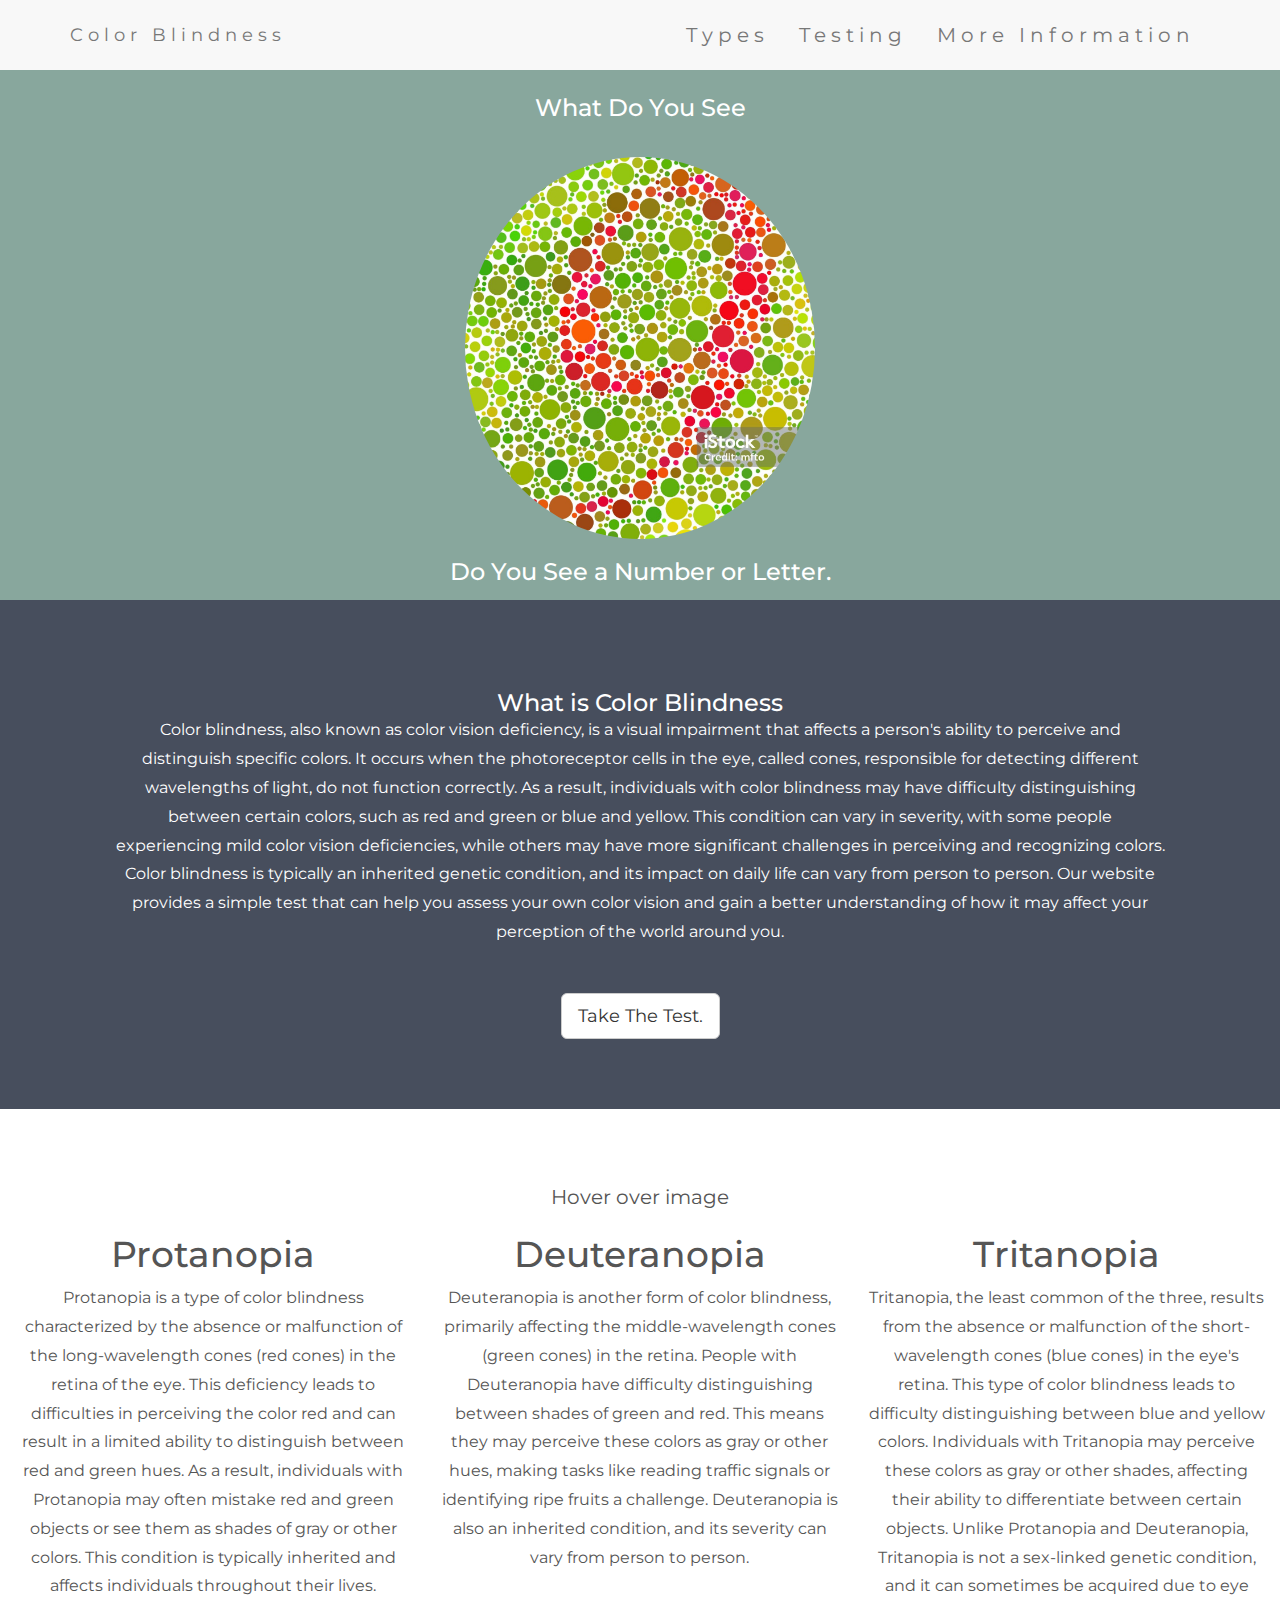
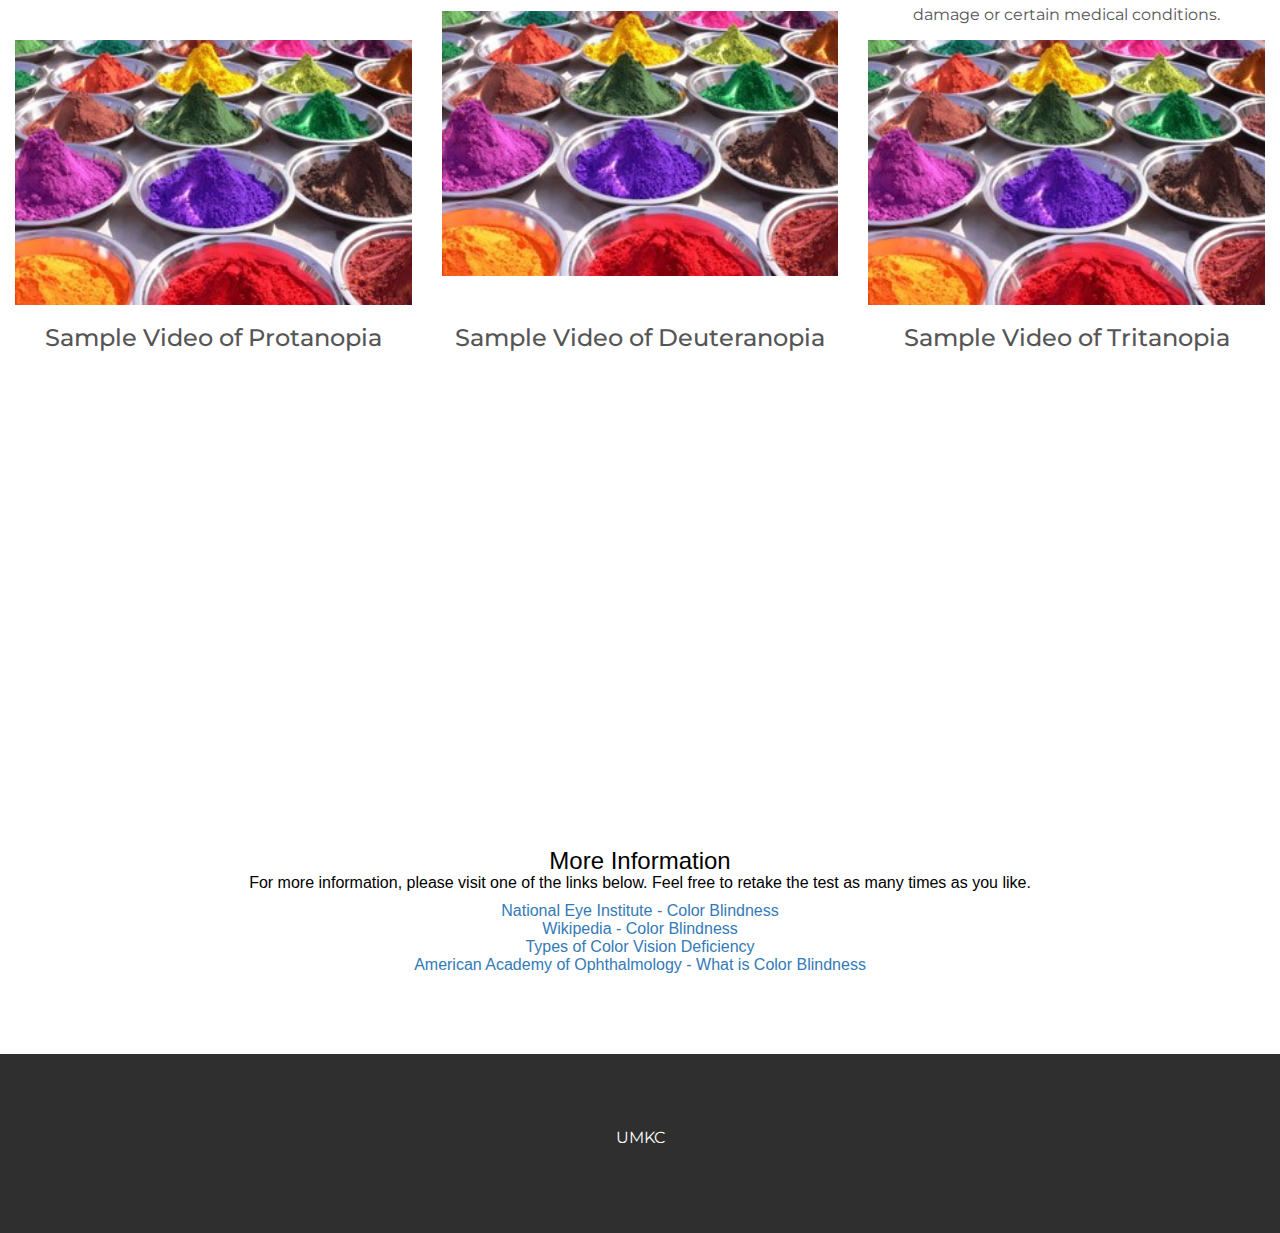
<file: index.html>
<!DOCTYPE html>
<html lang="en">
  <head>
    <title>Color Blindness</title>
    <meta charset="utf-8" />
    <meta name="viewport" content="width=device-width, initial-scale=1" />
    <link
      rel="stylesheet"
      href="https://maxcdn.bootstrapcdn.com/bootstrap/3.4.1/css/bootstrap.min.css"
    />
    <link
      href="https://fonts.googleapis.com/css?family=Montserrat"
      rel="stylesheet"
    />
    <link rel="stylesheet" href="styles.css" />
    <script src="https://ajax.googleapis.com/ajax/libs/jquery/3.6.4/jquery.min.js"></script>
    <script src="https://maxcdn.bootstrapcdn.com/bootstrap/3.4.1/js/bootstrap.min.js"></script>
    <script src="https://www.youtube.com/iframe_api"></script>
    <script src="youTube.js"></script>
  </head>

  <body>
    <!-- Navbar -->
    <nav class="navbar navbar-default">
      <div class="container">
        <div class="navbar-header">
          <button
            type="button"
            class="navbar-toggle"
            data-toggle="collapse"
            data-target="#myNavbar"
          >
            <span class="icon-bar"></span>
            <span class="icon-bar"></span>
            <span class="icon-bar"></span>
          </button>
          <a class="navbar-brand" href="#">Color Blindness</a>
        </div>
        <div class="collapse navbar-collapse" id="myNavbar">
          <ul class="nav navbar-nav navbar-right">
            <li><a href="#third-container">Types</a></li>
            <li><a href="#second-container">Testing</a></li>
            <li><a href="#fifth-container">More Information</a></li>
          </ul>
        </div>
      </div>
    </nav>

    <!-- First Container -->
    <div class="container-fluid bg-1 text-center" id="first-container">
      <h3 class="margin">What Do You See</h3> <br>
      <img
        src="./test_images/img1.jpg"
        class="img-responsive img-circle margin"
        style="display: inline"
        width="350"
        height="350"
      />
      <h3>Do You See a Number or Letter.</h3>
    </div>

    <!-- Second Container -->
    <div class="container-fluid bg-2 text-center" id="second-container">
      <h3 class="margin">What is Color Blindness</h3>
      <p>
        Color blindness, also known as color vision deficiency, is a visual impairment that affects a person's ability to perceive and distinguish specific colors. It occurs when the photoreceptor cells in the eye, called cones, responsible for detecting different wavelengths of light, do not function correctly. As a result, individuals with color blindness may have difficulty distinguishing between certain colors, such as red and green or blue and yellow. This condition can vary in severity, with some people experiencing mild color vision deficiencies, while others may have more significant challenges in perceiving and recognizing colors. Color blindness is typically an inherited genetic condition, and its impact on daily life can vary from person to person. Our website provides a simple test that can help you assess your own color vision and gain a better understanding of how it may affect your perception of the world around you.
      </p><br>
      <a href="test.html" target="_self" class="btn btn-default btn-lg">
        <span class="test"></span> Take The Test.
      </a>
    </div>

    <!-- Third Container (Grid) -->
    <div class="container-fluid bg-3 text-center" id="third-container">
      Hover over image <br>
      <div class="row">
        <div class="col-sm-4">
          <h1>Protanopia</h1>
          <p>
            Protanopia is a type of color blindness characterized by the absence or malfunction of the long-wavelength cones (red cones) in the retina of the eye. This deficiency leads to difficulties in perceiving the color red and can result in a limited ability to distinguish between red and green hues. As a result, individuals with Protanopia may often mistake red and green objects or see them as shades of gray or other colors. This condition is typically inherited and affects individuals throughout their lives. <br><br>
          </p>

          <div class="image-container">
            <img
              src="./test_images/normalImg.jpg"
              class="img-responsive margin"
              style="width: 100%"
              alt="Image"
            />
            <div
              class="image-overlay"
              style="background-image: url('./test_images/Protanopia.jpg')"
            ></div>
          </div>
        </div>

        <div class="col-sm-4">
          <h1>Deuteranopia</h1>
          <p>
            Deuteranopia is another form of color blindness, primarily affecting the middle-wavelength cones (green cones) in the retina. People with Deuteranopia have difficulty distinguishing between shades of green and red. This means they may perceive these colors as gray or other hues, making tasks like reading traffic signals or identifying ripe fruits a challenge. Deuteranopia is also an inherited condition, and its severity can vary from person to person. <br> <br>
          </p>
          <div class="image-container">
            <img
              src="./test_images/normalImg.jpg"
              class="img-responsive margin"
              style="width: 100%"
              alt="Image"
            />
            <div
              class="image-overlay"
              style="background-image: url('./test_images/Deuteranopia.jpg')"
            ></div>
          </div>
        </div>

        <div class="col-sm-4">
          <h1>Tritanopia</h1>
          <p>
            Tritanopia, the least common of the three, results from the absence or malfunction of the short-wavelength cones (blue cones) in the eye's retina. This type of color blindness leads to difficulty distinguishing between blue and yellow colors. Individuals with Tritanopia may perceive these colors as gray or other shades, affecting their ability to differentiate between certain objects. Unlike Protanopia and Deuteranopia, Tritanopia is not a sex-linked genetic condition, and it can sometimes be acquired due to eye damage or certain medical conditions. <br>
          </p>
          <div class="image-container">
            <img
              src="./test_images/normalImg.jpg"
              class="img-responsive margin"
              style="width: 100%"
              alt="Image"
            />
            <div
              class="image-overlay"
              style="background-image: url('./test_images/Tritanopia.jpg')"
            ></div>
          </div>
      </div>
    </div>

      <!-- Add this code below to play three YouTube videos in the third container -->
      <div class="row">
        <div class="col-sm-4 offset-sm-4">
          <h3>Sample Video of Protanopia</h3>
          <iframe
            width="100%"
            height="315"
            src="https://www.youtube.com/embed/KcB_NhUNP0I"
            frameborder="0"
            allowfullscreen
          ></iframe>
        </div>

        <div class="col-sm-4">
          <h3>Sample Video of Deuteranopia</h3>
          <iframe
            width="100%"
            height="315"
            src="https://www.youtube.com/embed/-UNQxXfY2AI"
            frameborder="0"
            allowfullscreen
          ></iframe>
        </div>

        <div class="col-sm-4">
          <h3>Sample Video of Tritanopia</h3>
          <iframe
            width="100%"
            height="315"
            src="https://www.youtube.com/embed/ZW2NVBvI9TA"
            frameborder="0"
            allowfullscreen
          ></iframe>
        </div>
      </div>
    </div>
    <!-- FithContainer -->
    <div class="container-fluid bg-5 text-center" id="fifth-container">
      <h3 class="margin">More Information</h3>
      <p>
        For more information, please visit one of the links below. Feel free to
        retake the test as many times as you like.
      </p>

      <p>
        <a
          href="https://www.nei.nih.gov/learn-about-eye-health/eye-conditions-and-diseases/color-blindness#:~:text=What%20is%20color%20blindness%3F,vision%20deficiency%20runs%20in%20families"
          target="_blank"
          >National Eye Institute - Color Blindness</a
        ><br />
        <a href="https://en.wikipedia.org/wiki/Color_blindness" target="_blank"
          >Wikipedia - Color Blindness</a
        ><br />
        <a
          href="https://www.nei.nih.gov/learn-about-eye-health/eye-conditions-and-diseases/color-blindness/types-color-vision-deficiency"
          target="_blank"
          >Types of Color Vision Deficiency</a
        ><br />
        <a
          href="https://www.aao.org/eye-health/diseases/what-is-color-blindness"
          target="_blank"
          >American Academy of Ophthalmology - What is Color Blindness</a
        >
      </p>
    </div>

    <!-- Footer --><!-- Fourth Container -->
    <footer class="container-fluid bg-4 text-center">
      <p>UMKC</p>
    </footer>
  </body>
</html><!DOCTYPE html>
<html lang="en">
  <head>
    <title>Color Blindness</title>
    <meta charset="utf-8" />
    <meta name="viewport" content="width=device-width, initial-scale=1" />
    <link
      rel="stylesheet"
      href="https://maxcdn.bootstrapcdn.com/bootstrap/3.4.1/css/bootstrap.min.css"
    />
    <link
      href="https://fonts.googleapis.com/css?family=Montserrat"
      rel="stylesheet"
    />
    <link rel="stylesheet" href="styles.css" />
    <script src="https://ajax.googleapis.com/ajax/libs/jquery/3.6.4/jquery.min.js"></script>
    <script src="https://maxcdn.bootstrapcdn.com/bootstrap/3.4.1/js/bootstrap.min.js"></script>
    <script src="https://www.youtube.com/iframe_api"></script>
    <script src="youTube.js"></script>
  </head>
  </body>
</html>
</file>
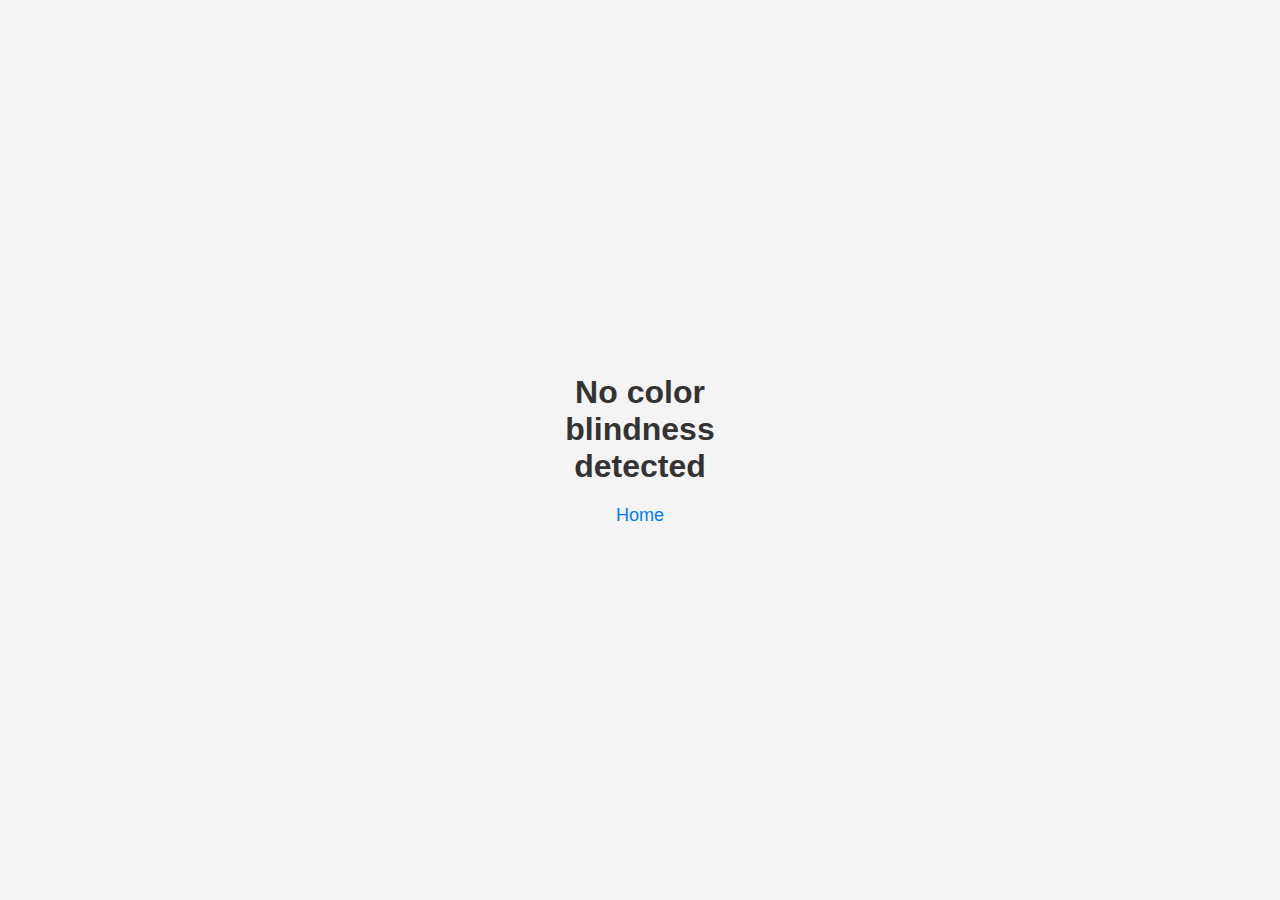
<file: results.html>
<!DOCTYPE html>
<html lang="en">
<head>
    <meta charset="UTF-8">
    <meta name="viewport" content="width=device-width, initial-scale=1.0">
    <title>Test Results</title>
    <link rel="stylesheet" href="results.css">
</head>
<body>
    <div class="results-container">
        <h1 id="resultText">Loading results...</h1>
        <a href="index.html" id="homeLink">Home</a> <!-- Link to Home -->
    </div>

    <script>
        document.addEventListener('DOMContentLoaded', function() {
            const params = new URLSearchParams(window.location.search);
            const diagnosis = params.get('diagnosis');
            const resultText = document.getElementById('resultText');

            switch (diagnosis) {
                case 'red-green':
                    resultText.innerText = 'Based on the results: You may have red-green color blindness. This assessment is not approved to diagnose any illness or disorders. If you wish for a complete diagnosis, visit your doctor.';
                    
                    break;
                case 'blue-yellow':
                    resultText.innerText = 'Based on the results: You may have blue-yellow color blindness.  This assessment is not approved to diagnose any illness or disorders. If you wish for a complete diagnosis, visit your doctor.';
                    break;
                case 'monochromia':
                    resultText.innerText = 'Based on the results: You may have monochromia.  This assessment is not approved to diagnose any illness or disorders. If you wish for a complete diagnosis, visit your doctor.';
                    break;
                case 'random-guessing':
                    resultText.innerText = 'Random Guessing Detected: Cannot Diagnose';
                    break;
                default:
                    resultText.innerText = 'No color blindness detected';
                    break;
            }
        });
    </script>
</body>
</html>
</file>
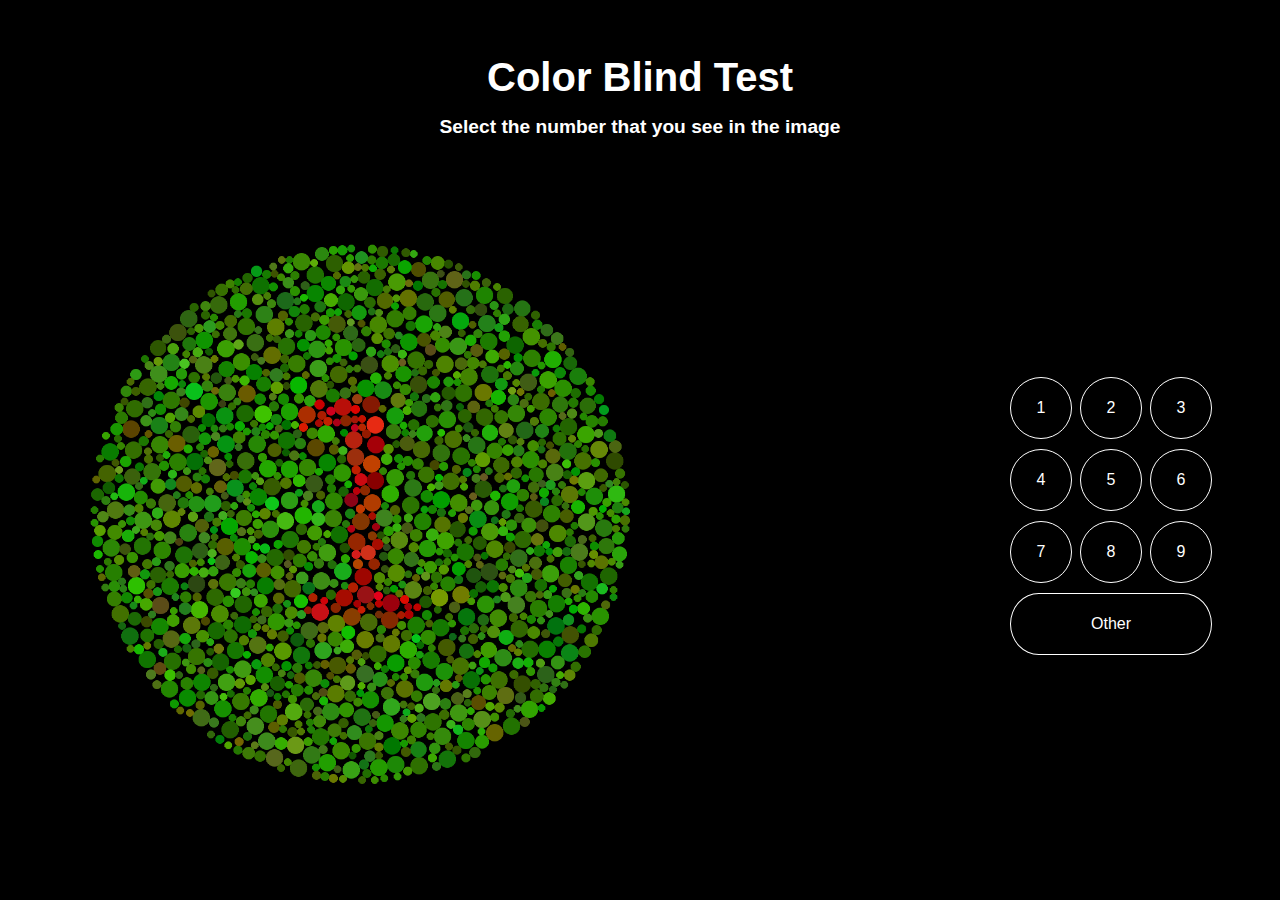
<file: test.html>
<!DOCTYPE html>
<html lang="en">
<head>
    <meta charset="UTF-8">
    <meta name="viewport" content="width=device-width, initial-scale=1.0">
    <title>Color Blindness Test</title>
    <link rel="stylesheet" href="test.css">
</head>
<body>
    <div class="header-container">
        <h1>Color Blind Test</h1>
        <h2>Select the number that you see in the image</h2>
    </div> 
    <div class="test-container">
        <div class="question" id="question1">
            <img src="/test_images/1-red-green.png" alt="Color Test Image 1" class="test-image">
        </div>
        <div class="question" id="question2">
            <img src="/test_images/7-blue-yellow.png" alt="Color Test Image 2" class="test-image">
        </div>
        <div class="question" id="question3">
            <img src="/test_images/q3-32.png" alt="Color Test Image 3" class="test-image">
        </div>
        <div class="question" id="question4">
            <img src="/test_images/q4-7.png" alt="Color Test Image 4" class="test-image">
        </div>
        <div class="question" id="question5">
            <img src="/test_images/q5-5.png" alt="Color Test Image 5" class="test-image">
        </div>
        <div class="question" id="question6">
            <img src="/test_images/q6-3.png" alt="Color Test Image 6" class="test-image">
        </div>
        <div class="question" id="question7">
            <img src="/test_images/q7-8.png" alt="Color Test Image 7" class="test-image">
        </div>
        <div class="question" id="question8">
            <img src="/test_images/q8-other.png" alt="Color Test Image 8" class="test-image">
        </div>
        <div class="question" id="question9">
            <img src="/test_images/q9-9.png" alt="Color Test Image 9" class="test-image">
        </div>
        <div class="question" id="question10">
            <img src="/test_images/q10-4.png" alt="Color Test Image 10" class="test-image">
        </div>
        <!-- Shared answer grid -->
        <form class="answer-grid" id="shared-answers">
            <!-- Radio buttons here -->
            <label><input type="radio" name="answer" value="1"> 1</label>
            <label><input type="radio" name="answer" value="2"> 2</label>
            <label><input type="radio" name="answer" value="3"> 3</label>
            <label><input type="radio" name="answer" value="4"> 4</label>
            <label><input type="radio" name="answer" value="5"> 5</label>
            <label><input type="radio" name="answer" value="6"> 6</label>
            <label><input type="radio" name="answer" value="7"> 7</label>
            <label><input type="radio" name="answer" value="8"> 8</label>
            <label><input type="radio" name="answer" value="9"> 9</label>
            <label class = "wide-answer">
                <input type="radio" name="q1" value="blank"> Other
            </label>
        </form>
    </div>
    <script src="test.js"></script>
</body>
</html>
</file>
<file: styles.css>
body {
  font: 20px Montserrat, sans-serif;
  line-height: 1.8;
  color: #f5f6f7;
}
p {
  font-size: 16px;
}
.margin {
  margin-bottom: 0px;
}
.bg-1 {
  background-color: #88a79d;
  color: #ffffff;
}
.bg-2 {
  background-color: #474e5d;
  color: #ffffff;
}
.bg-3 {
  background-color: #ffffff; /* White */
  color: #555555;
}
.bg-4 {
  background-color: #2f2f2f; /* Black Gray */
  color: #fff;
}
.bg-5 {
  background-color: #706d6d;
  color: #fff;
  font: 20px sans-serif;
}
.container-fluid {
  padding-top: 70px;
  padding-bottom: 70px;
}
.navbar {
  padding-top: 10px;
  padding-bottom: 10px;
  border: 0;
  border-radius: 0;
  margin-bottom: 0;
  font-size: 20px boldSans;
  letter-spacing: 5px;
}
.navbar-nav li a:hover {
  color: #1abc9c !important;
}

.image-container {
  position: relative;
}

.image-overlay {
  position: absolute;
  top: 0;
  left: 0;
  width: 100%;
  height: 100%;
  background-size: cover;
  opacity: 0; /* Initially hide the overlay */
  transition: opacity 0.2s ease;
}

.image-container:hover .image-overlay {
  opacity: 1; /* Show the overlay on hover */
}

#first-container {
  /* height: 837px; */
  display: flex;
  flex-direction: column;
  justify-content: center;
  align-items: center;
  height: 530px;

}

#second-container p {
  padding-right: 100px;
  padding-left: 100px;
}

#fifth-container {
  background-color: white;
}

#fifth-container h3,
#fifth-container p {
  color: black;
}
</file>
<file: results.css>
body {
    font-family: Arial, sans-serif;
    display: flex;
    justify-content: center;
    align-items: center;
    height: 100vh;
    margin: 0;
    background-color: #f4f4f4;
}

.results-container {
    text-align: center;
}

h1 {
    color: #333;
    max-width: 55%; /* Sets the maximum width of the element */
    margin: auto; /* Centers the block element if it's smaller than the max-width */
}

#homeLink {
    display: block;
    margin-top: 20px;
    text-decoration: none;
    color: #007bff;
    font-size: 18px;
}
</file>
<file: test.css>
body {
    background-color: black;
    color: white;
    font-family: Arial, sans-serif; /* Choose a suitable font */
}

.header-container {
    text-align: center;
    background-color: black;
    padding: 20px 0;
    margin-bottom: 50px;
}

.header-container h1 {
    color: white;
    font-size: 2.5em;
    margin-bottom: 15px;
    font-weight: bold;
}

.header-container h2 {
    color: white;
    font-size: 1.2em;
}

.test-container {
    display: flex;
    align-items: center; /* Align items vertically */
    justify-content: center; /* Center items horizontally */
    
}

.question {
    display: flex;
    align-items: center; /* Align the image and answer grid vertically */
    justify-content: center; /* Center the content horizontally */
    margin: 20px; /* Add some space around the question */
}

.test-image {
    max-width: 60%;
    height: auto;
}

.answer-grid {
    display: grid;
    grid-template-columns: repeat(3, 60px); /* Create 3 columns */
    gap: 10px; /* Spacing between grid items */
}

.answer-grid label {
    display: block;
    width: 60px;
    height: 60px;
    border-radius: 50%;
    border: 1px solid white;
    display: flex;
    align-items: center;
    justify-content: center;
    transition: background-color 0.3s ease;
}

.answer-grid label:hover {
    background-color: lightblue;
}

input[type="radio"] {
    display: none;
}

.answer-grid .wide-answer {
    grid-column: 1 / span 3; /* Start from the first column and span 3 columns */
    width: calc((60px * 3) + (2 * 10px)); /* Width of 3 columns plus 2 gaps */
    height: 60px;  /* Increase height to make it more ovular */
    justify-content: center;
    align-items: center;
    border-radius: 20% / 70%; /* 50% for horizontal radius, 70% for vertical radius */
}
</file>
